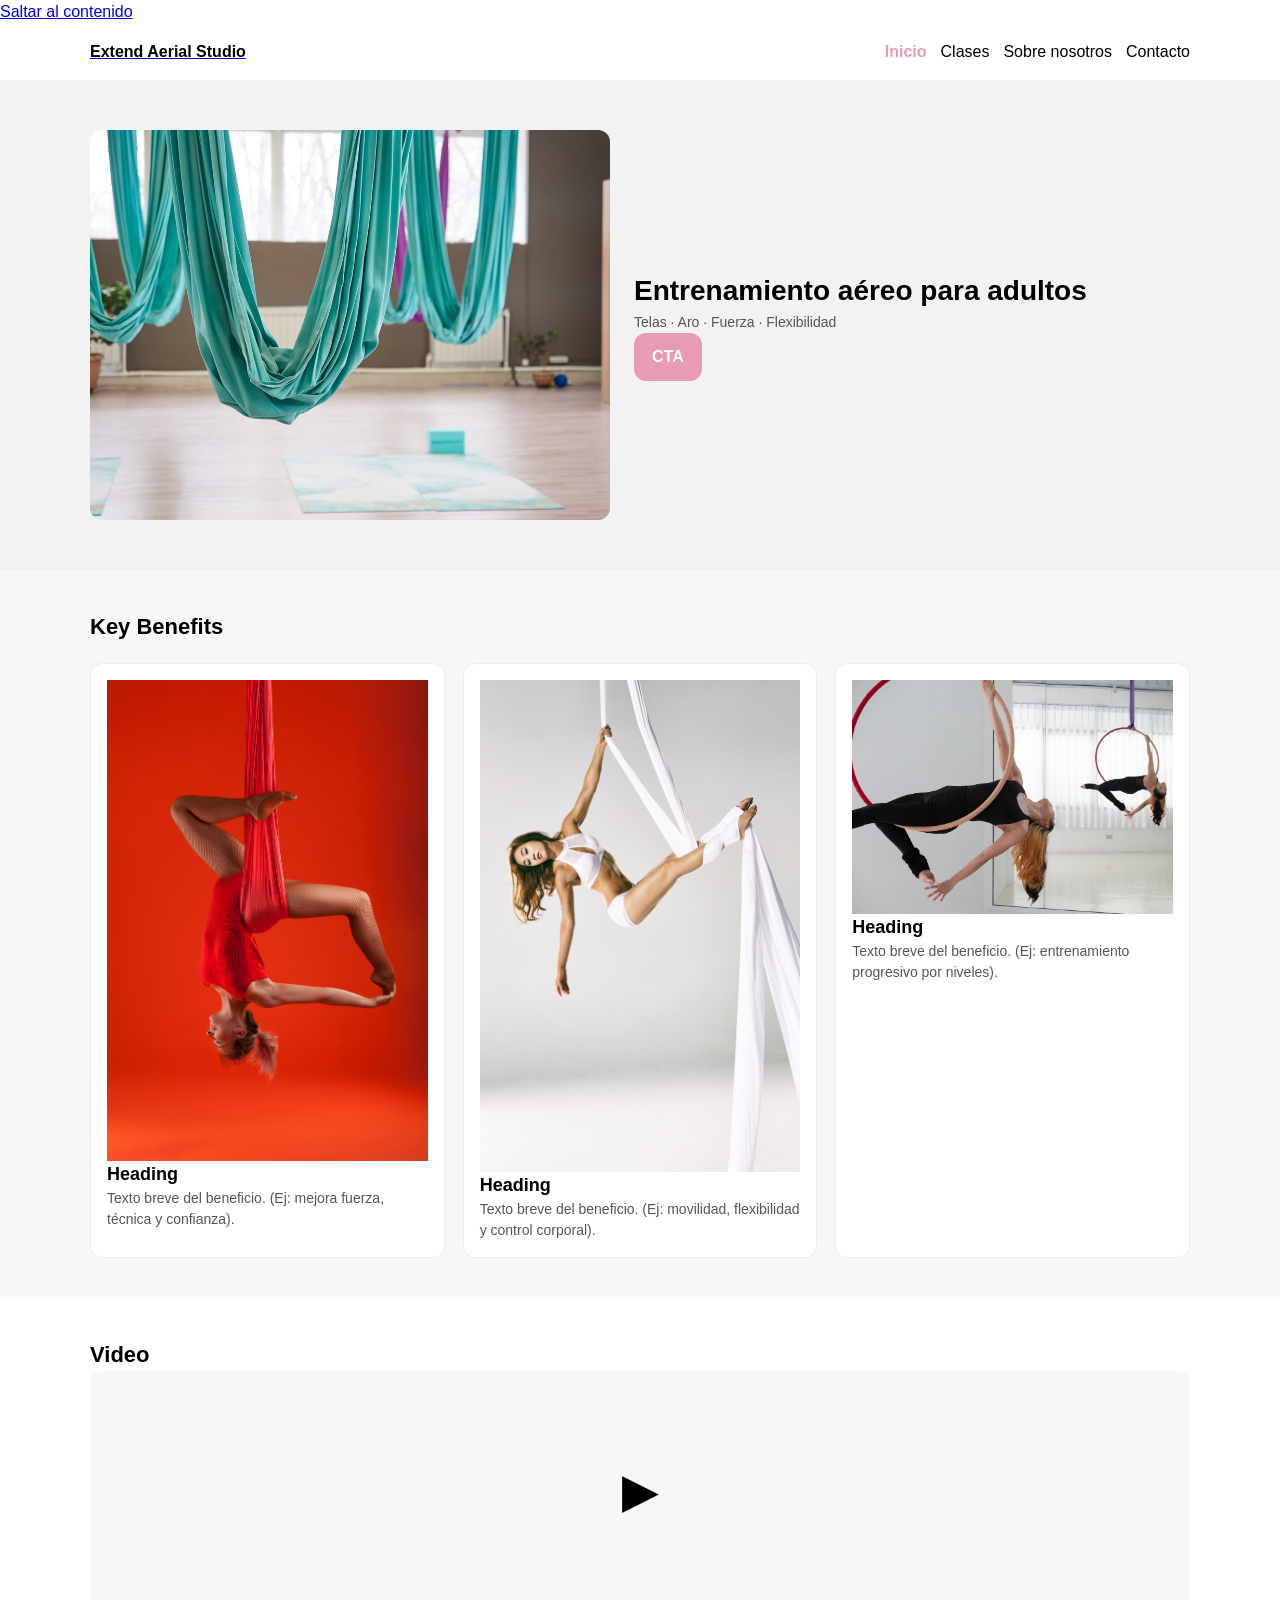
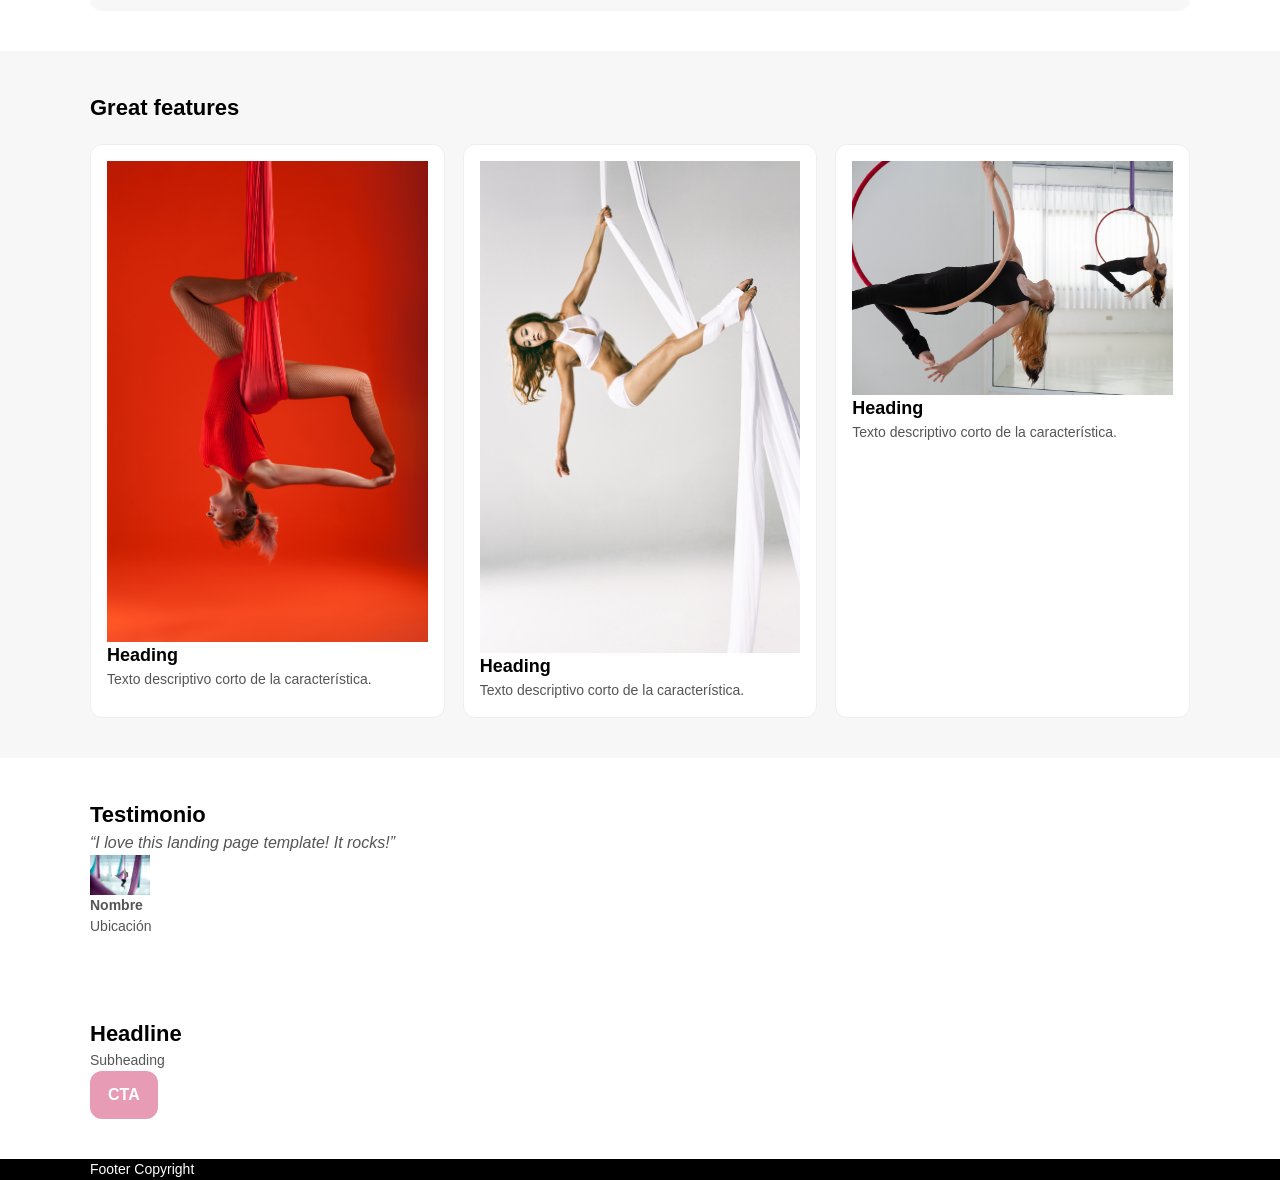
<file: index.html>
<!DOCTYPE html>
<html lang="es">
<head>
  <meta charset="UTF-8" />
  <meta name="viewport" content="width=device-width, initial-scale=1.0" />
  <title>Estudio Aéreo | Inicio</title>

  <!-- CSS (en esta entrega: linkeado, aunque el estilo sea básico) -->
  <link rel="stylesheet" href="./css/styles.css" />
</head>

<body>
  <a class="skip-link" href="#contenido">Saltar al contenido</a>
  <!-- =========================
       HEADER (logo + navegación)
       ========================= -->
  <header>
     <div class="container header__content">
    <div class="brand">
      <!-- Logo (puede ser texto o imagen) -->
      <a href="./index.html" aria-label="Ir al inicio">
        <span class="brand__name">Extend Aerial Studio</span>
      </a>
    </div>

    <nav aria-label="Navegación principal">
      <ul class="nav__list">
        <li><a href="./index.html" aria-current="page">Inicio</a></li>
        <li><a href="./pages/clases.html">Clases</a></li>
        <li><a href="./pages/sobre-nosotros.html">Sobre nosotros</a></li>
        <li><a href="./pages/contacto.html">Contacto</a></li>
      </ul>
    </nav>
    </div>
  </header>

  <!-- =========================
       MAIN
       ========================= -->
  <main id="contenido">

    <!-- HERO (imagen + CTA) -->
    <section class="hero" aria-label="Sección principal">
      <div class="container hero__content">
      <div class="hero__media">
        <!-- Imagen principal (multimedia) -->
        <img src="./img/hero.jpg" alt="Entrenamiento aéreo en telas y aro" />
      </div>

      <div class="hero__text">
        <h1>Entrenamiento aéreo para adultos</h1>
        <p>Telas · Aro · Fuerza · Flexibilidad</p>
        <!-- CTA (botón/link) -->
        <a class="btn" href="./pages/contacto.html">CTA</a>
      </div>
      </div>
    </section>

    <!-- KEY BENEFITS (3 columnas en desktop, apilado en mobile) -->
    <section class="benefits" aria-labelledby="benefits-title">
      <div class="container">
      <h2 id="benefits-title">Key Benefits</h2>

      <div class="benefits__list">
        <article class="benefit">
          <!-- Ícono (placeholder) -->
          <figure>
            <img src="./img/feature-1.jpg" alt="Ícono o imagen representativa de beneficio" />
          </figure>
          <h3>Heading</h3>
          <p>
            Texto breve del beneficio. (Ej: mejora fuerza, técnica y confianza).
          </p>
        </article>

        <article class="benefit">
          <figure>
            <img src="./img/feature-2.jpg" alt="Ícono o imagen representativa de beneficio" />
          </figure>
          <h3>Heading</h3>
          <p>
            Texto breve del beneficio. (Ej: movilidad, flexibilidad y control corporal).
          </p>
        </article>

        <article class="benefit">
          <figure>
            <img src="./img/feature-3.jpg" alt="Ícono o imagen representativa de beneficio" />
          </figure>
          <h3>Heading</h3>
          <p>
            Texto breve del beneficio. (Ej: entrenamiento progresivo por niveles).
          </p>
        </article>
        </div>
      </div>
    </section>

    <!-- VIDEO (en tu wireframe aparece un bloque tipo “play”) -->
   <section class="promo" aria-label="Video de presentación">
  <div class="container">
    <h2>Video</h2>
    <div class="video__placeholder" aria-label="Video de presentación">
      ▶
    </div>
  </div>
</section>


    <!-- GREAT FEATURES (3 tarjetas con imagen + texto) -->
    <section class="features" aria-labelledby="features-title">
       <div class="container">
      <h2 id="features-title">Great features</h2>

      <div class="features__grid">
        <article class="feature">
          <img src="./img/feature-1.jpg" alt="Imagen de característica 1" />
          <h3>Heading</h3>
          <p>Texto descriptivo corto de la característica.</p>
        </article>

        <article class="feature">
          <img src="./img/feature-2.jpg" alt="Imagen de característica 2" />
          <h3>Heading</h3>
          <p>Texto descriptivo corto de la característica.</p>
        </article>

        <article class="feature">
          <img src="./img/feature-3.jpg" alt="Imagen de característica 3" />
          <h3>Heading</h3>
          <p>Texto descriptivo corto de la característica.</p>
        </article>
        </div>
      </div>
    </section>

    <!-- TESTIMONIAL -->
    <section class="testimonial" aria-labelledby="testimonial-title">
      <div class="container">
      <h2 id="testimonial-title">Testimonio</h2>

      <figure>
        <blockquote>
          “I love this landing page template! It rocks!”
        </blockquote>

        <figcaption>
          <img src="./img/avatar.jpg" alt="Foto de la alumna/o" />
          <p><strong>Nombre</strong> <br /><span>Ubicación</span></p>
        </figcaption>
      </figure>
      </div>
    </section>

    <!-- CTA FINAL -->
    <section class="final-cta" aria-label="Llamado a la acción final">
      <div class="container">
      <h2>Headline</h2>
      <p>Subheading</p>
      <a class="btn" href="./pages/contacto.html">CTA</a>
      </div>
    </section>

  </main>

  <!-- =========================
       FOOTER
       ========================= -->
  <footer>
     <div class="container">
    <p>Footer Copyright</p>
    </div>
  </footer>
</body>
</html>
</file>
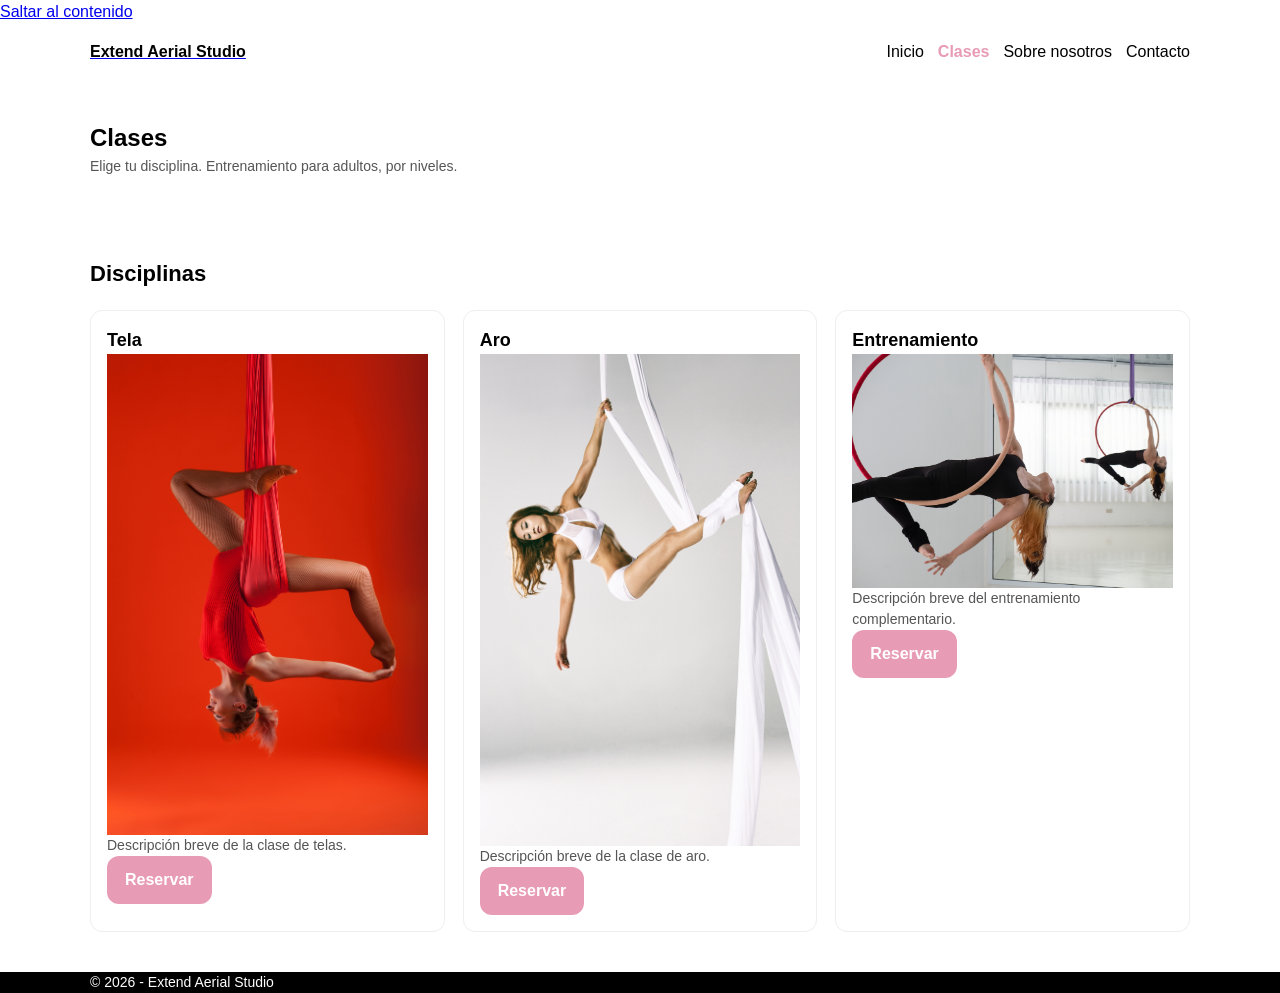
<file: pages/clases.html>
<!DOCTYPE html>
<html lang="es">
<head>
  <meta charset="UTF-8" />
  <meta name="viewport" content="width=device-width, initial-scale=1.0" />
  <title>Estudio Aéreo | Clases</title>
  <link rel="stylesheet" href="../css/styles.css" />
</head>

<body>
  <a class="skip-link" href="#contenido">Saltar al contenido</a>
  <header>
      <div class="container header__content">
    <div class="brand">
      <a href="../index.html" aria-label="Ir al inicio">
        <span class="brand__name">Extend Aerial Studio</span>
      </a>
    </div>

    <nav aria-label="Navegación principal">
      <ul class="nav__list">
        <li><a href="../index.html">Inicio</a></li>
        <li><a href="./clases.html" aria-current="page">Clases</a></li>
        <li><a href="./sobre-nosotros.html">Sobre nosotros</a></li>
        <li><a href="./contacto.html">Contacto</a></li>
      </ul>
    </nav>
    </div>
  </header>

  <main id="contenido">
     <div class="container">
    <section aria-labelledby="clases-title">
      <h1 id="clases-title">Clases</h1>
      <p>Elige tu disciplina. Entrenamiento para adultos, por niveles.</p>
    </section>

    <section aria-labelledby="disciplinas-title">
  <h2 id="disciplinas-title">Disciplinas</h2>
      <div class="features__grid">
      <article class="feature">
        <h3>Tela</h3>
        <img src="../img/feature-1.jpg" alt="Clase de tela" />
        <p>Descripción breve de la clase de telas.</p>
      <a class="btn" href="./contacto.html">Reservar</a>
      </article>

      <article class="feature">
        <h3>Aro</h3>
        <img src="../img/feature-2.jpg" alt="Clase de aro" />
        <p>Descripción breve de la clase de aro.</p>
      <a class="btn" href="./contacto.html">Reservar</a>
      </article>

      <article class="feature">
        <h3>Entrenamiento</h3>
        <img src="../img/feature-3.jpg" alt="Entrenamiento de fuerza y movilidad" />
        <p>Descripción breve del entrenamiento complementario.</p>
      <a class="btn" href="./contacto.html">Reservar</a>
      </article>
      </div>
    </section>
    </div>
  </main>

  <footer>
     <div class="container">
    <p>© 2026 - Extend Aerial Studio</p>
    </div>
  </footer>
</body>
</html>
</file>
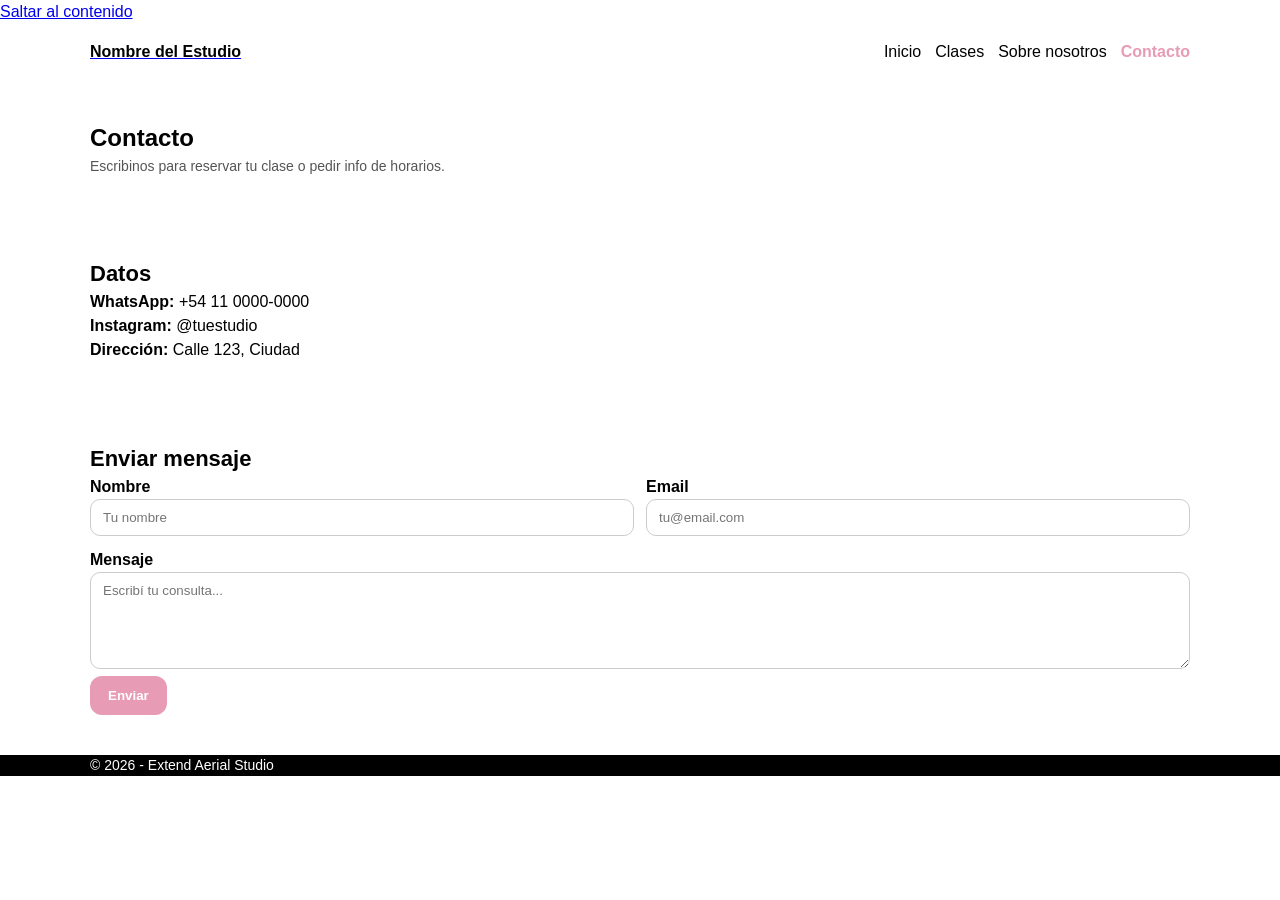
<file: pages/contacto.html>
<!DOCTYPE html>
<html lang="es">
<head>
  <meta charset="UTF-8" />
  <meta name="viewport" content="width=device-width, initial-scale=1.0" />
  <title>Estudio Aéreo | Contacto</title>
  <link rel="stylesheet" href="../css/styles.css" />
</head>

<body>
  <a class="skip-link" href="#contenido">Saltar al contenido</a>
 <header>
  <div class="container header__content">
    <div class="brand">
      <a href="../index.html" aria-label="Ir al inicio">
        <span class="brand__name">Nombre del Estudio</span>
      </a>
    </div>

    <nav aria-label="Navegación principal">
      <ul class="nav__list">
        <li><a href="../index.html">Inicio</a></li>
        <li><a href="./clases.html">Clases</a></li>
        <li><a href="./sobre-nosotros.html">Sobre nosotros</a></li>
        <li><a href="./contacto.html" aria-current="page">Contacto</a></li>
      </ul>
    </nav>
  </div>
</header>

  <main id="contenido">
    <div class="container">
    <section aria-labelledby="contacto-title">
      <h1 id="contacto-title">Contacto</h1>
      <p>Escribinos para reservar tu clase o pedir info de horarios.</p>
    </section>

    <section aria-label="Datos de contacto">
      <h2>Datos</h2>
      <ul>
        <li><strong>WhatsApp:</strong> +54 11 0000-0000</li>
        <li><strong>Instagram:</strong> @tuestudio</li>
        <li><strong>Dirección:</strong> Calle 123, Ciudad</li>
      </ul>
    </section>

    <!-- Formulario (estructura HTML, sin JS) -->
    <section aria-label="Formulario de contacto">
      <h2>Enviar mensaje</h2>

      <form action="#" method="post">
  <div class="form__grid">
    <div>
      <label for="nombre">Nombre</label>
      <input
        id="nombre"
        name="nombre"
        type="text"
        placeholder="Tu nombre"
        autocomplete="name"
        required
      />
    </div>

    <div>
      <label for="email">Email</label>
      <input
        id="email"
        name="email"
        type="email"
        placeholder="tu@email.com"
        autocomplete="email"
        required
      />
    </div>

    <div class="form__field--full">
      <label for="mensaje">Mensaje</label>
      <textarea
        id="mensaje"
        name="mensaje"
        rows="5"
        placeholder="Escribí tu consulta..."
        required
      ></textarea>
    </div>
  </div>

  <button class="btn" type="submit">Enviar</button>
</form>
    </section>
    </div>
  </main>

  <footer>
     <div class="container">
    <p>© 2026 - Extend Aerial Studio</p>
    </div>
  </footer>
</body>
</html>
</file>
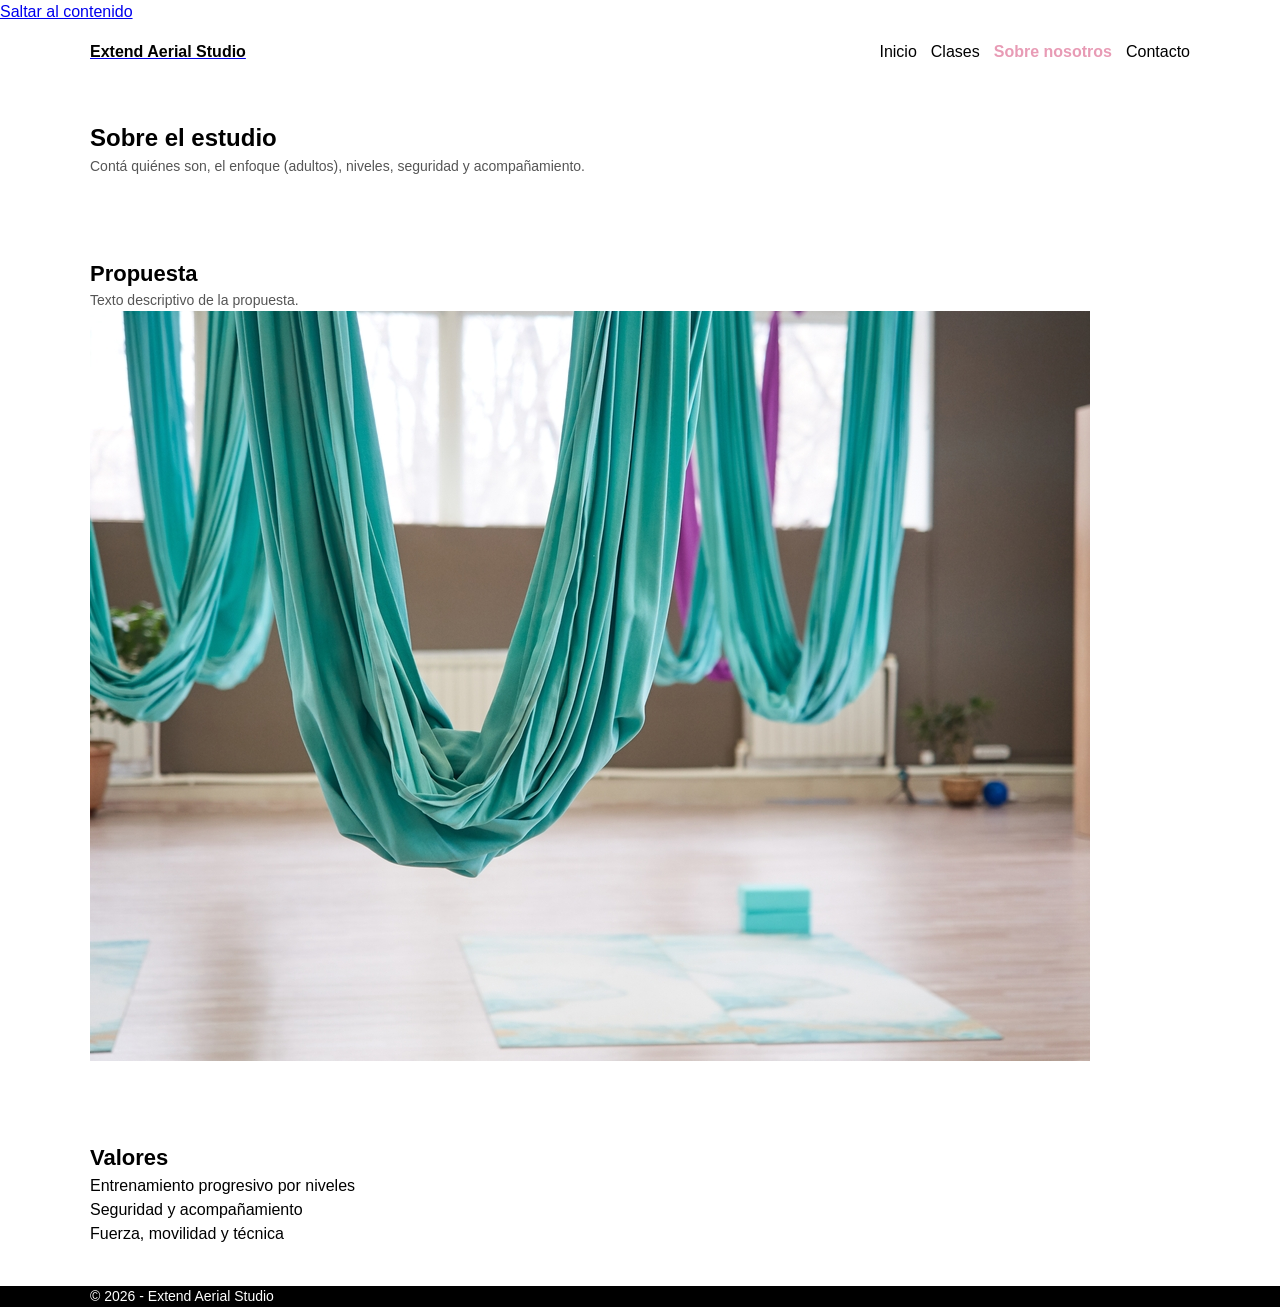
<file: pages/sobre-nosotros.html>
<!DOCTYPE html>
<html lang="es">
<head>
  <meta charset="UTF-8" />
  <meta name="viewport" content="width=device-width, initial-scale=1.0" />
  <title>Estudio Aéreo | Sobre nosotros</title>
  <link rel="stylesheet" href="../css/styles.css" />
</head>

<body>
  <a class="skip-link" href="#contenido">Saltar al contenido</a>
  <header>
      <div class="container header__content">
    <div class="brand">
      <a href="../index.html">
        <span class="brand__name">Extend Aerial Studio</span>
      </a>
    </div>

    <nav aria-label="Navegación principal">
      <ul class="nav__list">
        <li><a href="../index.html">Inicio</a></li>
        <li><a href="./clases.html">Clases</a></li>
        <li><a href="./sobre-nosotros.html" aria-current="page">Sobre nosotros</a></li>
        <li><a href="./contacto.html">Contacto</a></li>
      </ul>
    </nav>
    </div>
  </header>

  <main id="contenido">
  <div class="container">

    <section aria-labelledby="about-title">
      <h1 id="about-title">Sobre el estudio</h1>
      <p>Contá quiénes son, el enfoque (adultos), niveles, seguridad y acompañamiento.</p>
    </section>

    <section aria-label="Nuestra propuesta">
      <h2>Propuesta</h2>
      <p>Texto descriptivo de la propuesta.</p>
      <img src="../img/hero.jpg" alt="Espacio de entrenamiento del estudio" />
    </section>

    <section aria-label="Valores del estudio">
      <h2>Valores</h2>
      <ul>
        <li>Entrenamiento progresivo por niveles</li>
        <li>Seguridad y acompañamiento</li>
        <li>Fuerza, movilidad y técnica</li>
      </ul>
    </section>

  </div>
</main>


  <footer>
    <div class="container">
    <p>© 2026 - Extend Aerial Studio</p>
    </div>
  </footer>
</body>
</html>
</file>
<file: css/styles.css>
/* =========================
   RESET BÁSICO
   ========================= */
* {
  margin: 0;
  padding: 0;
  box-sizing: border-box;
}

/* =========================
   FUENTE
   ========================= */
/* Google Fonts - Montserrat */
@import url('https://fonts.googleapis.com/css2?family=Montserrat:wght@300;400;600;700&display=swap');
:root{
  --bg: #ffffff;
  --text: #000000;
  --muted: #555555;
  --soft: #f7f7f7;
  --brand: #e89bb5;
  --border: #cccccc;
  --container: 1100px;
  --hero-bg: #f2f2f2;
}

/* =========================
   ESTILOS GENERALES
   ========================= */
body{
  font-family: 'Montserrat', sans-serif;
  background-color: var(--bg);
  color: var(--text);
  line-height: 1.5;
  font-size: 16px;
}

.container{
  width: min(100% - 32px, var(--container));
  margin: 0 auto;
}

/* =========================
   HEADER
   ========================= */
header { 
  background-color: var(--bg); 
}

.header__content{
  display: flex;
  justify-content: space-between;
  align-items: center;
  gap: 16px;
  padding: 16px 0;
}

.brand__name {
  font-weight: 700;
 color: var(--text);
  text-decoration: none;
}

/* Navegación */
.nav__list{
  display: flex;
  gap: 14px;
  align-items: center;
  list-style: none;
  margin: 0;
  padding: 0;
}

nav a {
  text-decoration: none;
 color: var(--text);
  font-weight: 500;
}

nav a[aria-current="page"]{
  color: var(--brand);
  font-weight: 700;
}

/* =========================
   HERO
   ========================= */

.hero{
  background-color: var(--hero-bg);
  padding: 50px 0;
}

.hero__content{
  display: flex;
  align-items: center;
  gap: 24px;
}

.hero__media img{
  width: 100%;
  max-width: 520px;
  border-radius: 12px;
  height: auto;
}

.hero h1 {
  font-size: 28px;
  color: #000000;
}

.hero p {
 color: var(--muted);
}

.hero__text{
  flex: 1;
}

/* Botón CTA */
.btn{
  display: inline-flex;
  align-items: center;
  justify-content: center;
  gap: 8px;

  background-color: var(--brand);
  color: var(--bg);
  text-decoration: none;
  font-weight: 600;

  padding: 12px 18px;
  border-radius: 12px;

  border: none;
  cursor: pointer;

  transition: transform 0.15s ease, opacity 0.15s ease;
}

.btn:hover{
  opacity: 0.95;
  transform: translateY(-1px);
}

.btn:active{
  transform: translateY(0);
}

/* =========================
   SECCIONES GENERALES
   ========================= */
section {
  background-color: #ffffff;
  padding: 40px 0;
}

h2 {
  color: #000000;
  font-size: 22px;
}

h3 {
  color: #000000;
  font-size: 18px;
}

p {
  color: #555555;
  font-size: 14px;
}

img{
  display: block;
}

.video__placeholder{
  display: grid;
  place-items: center;
  min-height: 240px;
  background: var(--soft);
  border-radius: 12px;
  font-size: 48px;
}

/* =========================
   BENEFICIOS / FEATURES
   ========================= */
.benefits__list,
.features__grid{
  display: grid;
  grid-template-columns: repeat(3, 1fr);
  gap: 18px;
  margin-top: 20px;
}

.benefits,
.features {
  background-color: #f7f7f7;
}

.benefit,
.feature {
  background-color: #ffffff;
  padding: 16px;
  border-radius: 12px;
  border: 1px solid #eee;
}

.benefit img,
.feature img {
  width: 100%;
}

/* =========================
   TESTIMONIO
   ========================= */
.testimonial {
  background-color: #ffffff;
}

.testimonial blockquote {
  font-style: italic;
  color: #555555;
}

.testimonial img {
  width: 60px;
}

/* =========================
   LISTAS
   ========================= */
ul {
  list-style: none;
}

li {
  color: #000000;
}

/* =========================
   FORMULARIO (CONTACTO)
   ========================= */

.form__grid{
  display: grid;
  grid-template-columns: 1fr 1fr;
  gap: 12px;
}

.form__field--full{
  grid-column: 1 / -1;
}

input, textarea{
  width: 100%;
  padding: 10px 12px;
  border-radius: 10px;
}

label {
  display: block;
  font-weight: 600;
  color: #000000;
}

input,
textarea {
  font-family: 'Montserrat', sans-serif;
  border: 1px solid #cccccc;
}

a:focus-visible,
button:focus-visible,
input:focus-visible,
textarea:focus-visible{
  outline: 3px solid rgba(232, 155, 181, 0.6);
  outline-offset: 2px;
  border-radius: 10px;
}

/* =========================
   FOOTER
   ========================= */
footer {
  background-color: #000000;
  color: #ffffff;
}

footer p {
  color: #ffffff;
}

footer a {
  color: #e89bb5; /* rosado */
  text-decoration: none;
}

@media (max-width: 900px){
  .nav__list{
    flex-wrap: wrap;
    justify-content: center;
  }

  .hero__content{
    flex-direction: column;
    text-align: center;
  }

  .benefits__list,
  .features__grid{
    grid-template-columns: 1fr;
  }

  .form__grid{
    grid-template-columns: 1fr;
  }
}
</file>
